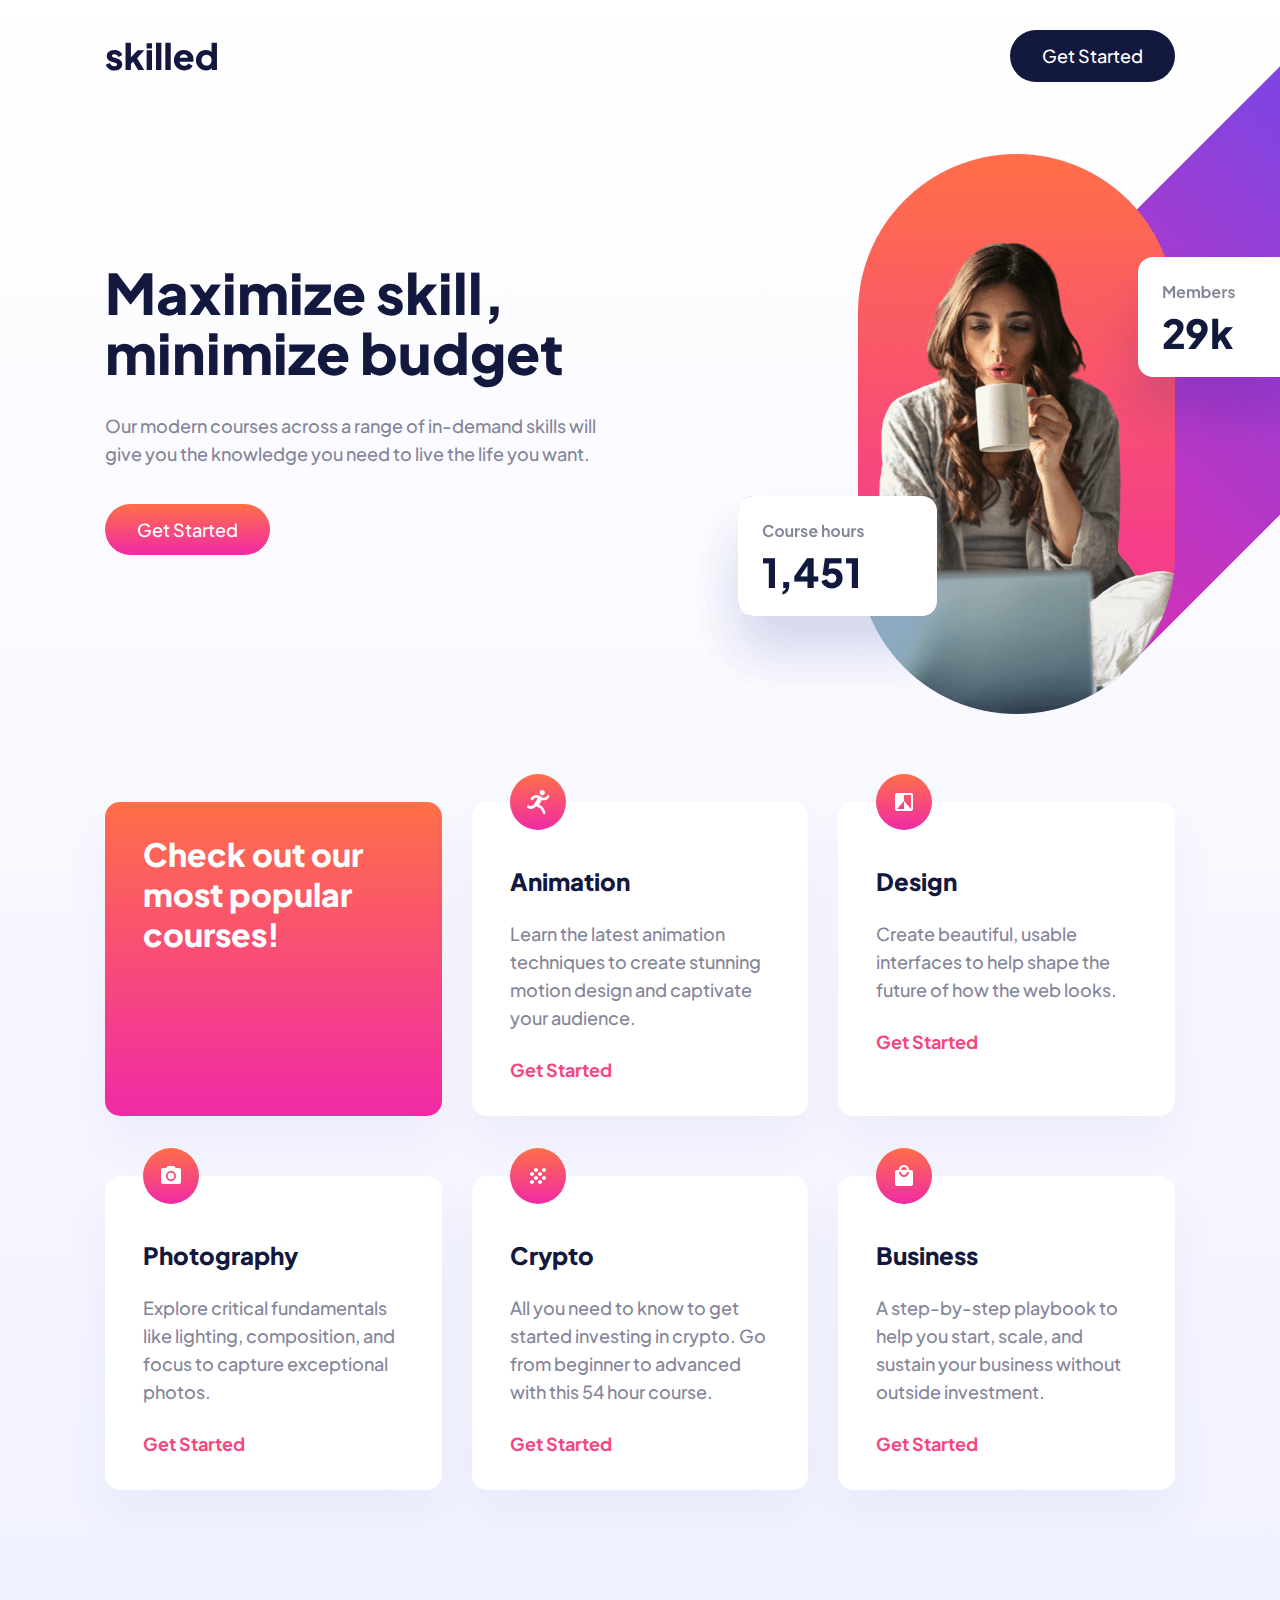
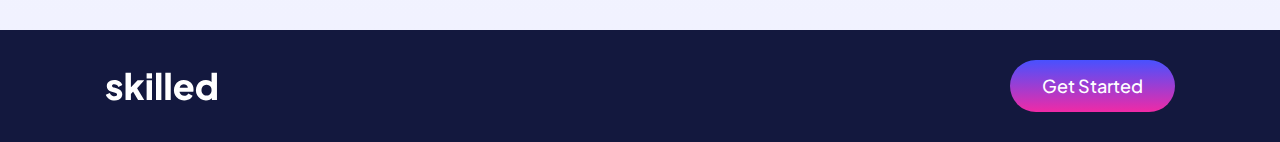
<file: index.html>
<!DOCTYPE html>
<html lang="en">

<head>
  <meta charset="UTF-8">
  <meta http-equiv="X-UA-Compatible" content="IE=edge">
  <meta name="viewport" content="width=device-width, initial-scale=1.0, viewport-fit=cover">

  <title>Skilled e-Learning Landing Page | correlucas</title>

  <link rel="icon" href="./assets/favicon-32x32.png" type="image/x-icon">

  <link rel="stylesheet" href="./style.css">
</head>

<body>
  <!-- wrapper -->
  <div class="wrapper">
    <!-- header -->


    <main>
      <section class="hero">
        <header class="container padding-inline-20">
          <svg class="logo" xmlns="http://www.w3.org/2000/svg" width="112" height="29">
            <path d="M9.684 28.432c-2.16 0-4.038-.51-5.634-1.53S1.368 24.508.792 22.78l3.96-1.872c.504 1.056 1.188 1.884 2.052 2.484.864.6 1.824.9 2.88.9.768 0 1.356-.156 1.764-.468.408-.312.612-.744.612-1.296 0-.288-.072-.534-.216-.738-.144-.204-.36-.39-.648-.558a4.593 4.593 0 0 0-1.08-.432l-3.348-.936C5.16 19.408 3.924 18.67 3.06 17.65c-.864-1.02-1.296-2.226-1.296-3.618 0-1.224.312-2.292.936-3.204.624-.912 1.5-1.626 2.628-2.142 1.128-.516 2.424-.774 3.888-.774 1.92 0 3.606.45 5.058 1.35 1.452.9 2.478 2.166 3.078 3.798l-3.996 1.872c-.288-.816-.81-1.47-1.566-1.962s-1.614-.738-2.574-.738c-.696 0-1.242.144-1.638.432-.396.288-.594.684-.594 1.188 0 .264.072.504.216.72.144.216.378.408.702.576.324.168.726.324 1.206.468l3.132.936c1.632.48 2.88 1.206 3.744 2.178.864.972 1.296 2.166 1.296 3.582 0 1.224-.318 2.292-.954 3.204-.636.912-1.518 1.626-2.646 2.142s-2.46.774-3.996.774ZM20.52 28V.748h5.4v17.46l-2.016-.648 8.676-9.216h6.66l-7.128 7.92L39.204 28h-6.12l-5.94-9.972 3.132-.792-6.012 6.552 1.656-3.132V28zm21.096 0V8.344h5.4V28h-5.4Zm0-21.42v-5.4h5.4v5.4h-5.4ZM50.976 28V.748h5.4V28zm9.36 0V.748h5.4V28zm18.828.432c-2.088 0-3.9-.462-5.436-1.386a9.578 9.578 0 0 1-3.564-3.726c-.84-1.56-1.26-3.288-1.26-5.184 0-1.968.438-3.72 1.314-5.256a9.821 9.821 0 0 1 3.546-3.636c1.488-.888 3.168-1.332 5.04-1.332 1.56 0 2.94.246 4.14.738 1.2.492 2.214 1.182 3.042 2.07a9.115 9.115 0 0 1 1.89 3.078c.432 1.164.648 2.43.648 3.798 0 .384-.018.762-.054 1.134-.036.372-.102.69-.198.954H73.548v-3.96h11.664l-2.556 1.872c.24-1.032.228-1.95-.036-2.754s-.726-1.44-1.386-1.908c-.66-.468-1.47-.702-2.43-.702-.936 0-1.74.228-2.412.684-.672.456-1.176 1.128-1.512 2.016-.336.888-.468 1.968-.396 3.24-.096 1.104.036 2.076.396 2.916.36.84.912 1.494 1.656 1.962.744.468 1.644.702 2.7.702.96 0 1.782-.192 2.466-.576a4.147 4.147 0 0 0 1.602-1.584l4.32 2.052c-.384.96-.99 1.8-1.818 2.52-.828.72-1.806 1.278-2.934 1.674-1.128.396-2.364.594-3.708.594Zm21.78 0c-1.92 0-3.636-.456-5.148-1.368a9.932 9.932 0 0 1-3.582-3.708c-.876-1.56-1.314-3.288-1.314-5.184 0-1.92.444-3.654 1.332-5.202a10.112 10.112 0 0 1 3.6-3.69c1.512-.912 3.204-1.368 5.076-1.368 1.44 0 2.718.27 3.834.81s1.998 1.302 2.646 2.286l-.828 1.08V.748h5.4V28h-5.04v-3.6l.504 1.116c-.672.96-1.584 1.686-2.736 2.178-1.152.492-2.4.738-3.744.738Zm.648-4.86c.984 0 1.848-.228 2.592-.684a4.715 4.715 0 0 0 1.746-1.908c.42-.816.63-1.752.63-2.808 0-1.056-.21-1.992-.63-2.808a4.715 4.715 0 0 0-1.746-1.908c-.744-.456-1.608-.684-2.592-.684s-1.866.234-2.646.702a4.877 4.877 0 0 0-1.818 1.908c-.432.804-.648 1.734-.648 2.79s.216 1.992.648 2.808a4.721 4.721 0 0 0 1.818 1.908c.78.456 1.662.684 2.646.684Z" />
          </svg>
          <a class="btn btn-1" href="">Get Started</a>
        </header>
        <div class="container padding-inline-20">
          <div class="hero-heading">
            <h1 class="heading-xl padding-bottom-30">Maximize skill,
              minimize budget</h1>
            <p class="body-m padding-bottom-50 ">Our modern courses across a range of in-demand skills will give you the knowledge you need to live the life you want.</p>
            <a class="btn btn-3" href="#">Get Started</a>
          </div>




          <picture class="hero-img">
            <source media="(max-width: 640px)" srcset="./assets/image-hero-mobile.png">
            <source class="hero-tablet" media="(max-width: 1200px)" srcset="./assets/image-hero-tablet.png">
            <img src="./assets/image-hero-desktop.png" alt="image hero">
          </picture>
        </div>
      </section>

      <section class="container features padding-inline-20" aria-label="features">
        <div class="gradient card-hover">
          <h2 class="heading-m">Check out our most popular courses!</h2>
        </div>

        <div class="card">
          <img src="./assets/icon-animation.svg" alt="animation icon">
          <h3 class="heading-s padding-bottom-24">Animation</h3>
          <p class="body-m padding-bottom-24">Learn the latest animation techniques to create stunning motion design and captivate your audience.</p>
          <a class="link" href="#">Get Started</a>
        </div>

        <div class="card">
          <img src="./assets/icon-design.svg" alt="design icon">
          <h3 class="heading-s padding-bottom-24">Design</h3>
          <p class="body-m padding-bottom-24">Create beautiful, usable interfaces to help shape the future of how the web looks.</p>
          <a class="link" href="#">Get Started</a>
        </div>

        <div class="card">
          <img src="./assets/icon-photography.svg" alt="design icon">
          <h3 class="heading-s padding-bottom-24">Photography</h3>
          <p class="body-m padding-bottom-24">Explore critical fundamentals like lighting, composition, and focus to capture exceptional photos.</p>
          <a class="link" href="#">Get Started</a>
        </div>

        <div class="card">
          <img src="./assets/icon-crypto.svg" alt="design icon">
          <h3 class="heading-s padding-bottom-24">Crypto</h3>
          <p class="body-m padding-bottom-24">All you need to know to get started investing in crypto. Go from beginner to advanced with this 54 hour course.</p>
          <a class="link" href="#">Get Started</a>
        </div>

        <div class="card">
          <img src="./assets/icon-business.svg" alt="design icon">
          <h3 class="heading-s padding-bottom-24">Business</h3>
          <p class="body-m padding-bottom-24">A step-by-step playbook to help you start, scale, and sustain your business without outside investment.</p>
          <a class="link" href="#">Get Started</a>
        </div>
      </section>
    </main>


    <footer>
      <div class="container ">
        <div class="footer-wrapper padding-inline-20">
          <svg class="logo-footer" xmlns="http://www.w3.org/2000/svg" width="112" height="29">
            <path d="M9.684 28.432c-2.16 0-4.038-.51-5.634-1.53S1.368 24.508.792 22.78l3.96-1.872c.504 1.056 1.188 1.884 2.052 2.484.864.6 1.824.9 2.88.9.768 0 1.356-.156 1.764-.468.408-.312.612-.744.612-1.296 0-.288-.072-.534-.216-.738-.144-.204-.36-.39-.648-.558a4.593 4.593 0 0 0-1.08-.432l-3.348-.936C5.16 19.408 3.924 18.67 3.06 17.65c-.864-1.02-1.296-2.226-1.296-3.618 0-1.224.312-2.292.936-3.204.624-.912 1.5-1.626 2.628-2.142 1.128-.516 2.424-.774 3.888-.774 1.92 0 3.606.45 5.058 1.35 1.452.9 2.478 2.166 3.078 3.798l-3.996 1.872c-.288-.816-.81-1.47-1.566-1.962s-1.614-.738-2.574-.738c-.696 0-1.242.144-1.638.432-.396.288-.594.684-.594 1.188 0 .264.072.504.216.72.144.216.378.408.702.576.324.168.726.324 1.206.468l3.132.936c1.632.48 2.88 1.206 3.744 2.178.864.972 1.296 2.166 1.296 3.582 0 1.224-.318 2.292-.954 3.204-.636.912-1.518 1.626-2.646 2.142s-2.46.774-3.996.774ZM20.52 28V.748h5.4v17.46l-2.016-.648 8.676-9.216h6.66l-7.128 7.92L39.204 28h-6.12l-5.94-9.972 3.132-.792-6.012 6.552 1.656-3.132V28zm21.096 0V8.344h5.4V28h-5.4Zm0-21.42v-5.4h5.4v5.4h-5.4ZM50.976 28V.748h5.4V28zm9.36 0V.748h5.4V28zm18.828.432c-2.088 0-3.9-.462-5.436-1.386a9.578 9.578 0 0 1-3.564-3.726c-.84-1.56-1.26-3.288-1.26-5.184 0-1.968.438-3.72 1.314-5.256a9.821 9.821 0 0 1 3.546-3.636c1.488-.888 3.168-1.332 5.04-1.332 1.56 0 2.94.246 4.14.738 1.2.492 2.214 1.182 3.042 2.07a9.115 9.115 0 0 1 1.89 3.078c.432 1.164.648 2.43.648 3.798 0 .384-.018.762-.054 1.134-.036.372-.102.69-.198.954H73.548v-3.96h11.664l-2.556 1.872c.24-1.032.228-1.95-.036-2.754s-.726-1.44-1.386-1.908c-.66-.468-1.47-.702-2.43-.702-.936 0-1.74.228-2.412.684-.672.456-1.176 1.128-1.512 2.016-.336.888-.468 1.968-.396 3.24-.096 1.104.036 2.076.396 2.916.36.84.912 1.494 1.656 1.962.744.468 1.644.702 2.7.702.96 0 1.782-.192 2.466-.576a4.147 4.147 0 0 0 1.602-1.584l4.32 2.052c-.384.96-.99 1.8-1.818 2.52-.828.72-1.806 1.278-2.934 1.674-1.128.396-2.364.594-3.708.594Zm21.78 0c-1.92 0-3.636-.456-5.148-1.368a9.932 9.932 0 0 1-3.582-3.708c-.876-1.56-1.314-3.288-1.314-5.184 0-1.92.444-3.654 1.332-5.202a10.112 10.112 0 0 1 3.6-3.69c1.512-.912 3.204-1.368 5.076-1.368 1.44 0 2.718.27 3.834.81s1.998 1.302 2.646 2.286l-.828 1.08V.748h5.4V28h-5.04v-3.6l.504 1.116c-.672.96-1.584 1.686-2.736 2.178-1.152.492-2.4.738-3.744.738Zm.648-4.86c.984 0 1.848-.228 2.592-.684a4.715 4.715 0 0 0 1.746-1.908c.42-.816.63-1.752.63-2.808 0-1.056-.21-1.992-.63-2.808a4.715 4.715 0 0 0-1.746-1.908c-.744-.456-1.608-.684-2.592-.684s-1.866.234-2.646.702a4.877 4.877 0 0 0-1.818 1.908c-.432.804-.648 1.734-.648 2.79s.216 1.992.648 2.808a4.721 4.721 0 0 0 1.818 1.908c.78.456 1.662.684 2.646.684Z" />
          </svg>
          <a class="btn btn-2" href="">Get Started</a>
        </div>
      </div>
    </footer>
</body>


</html>
</file>
<file: style.css>
@import url('https://fonts.googleapis.com/css2?family=Plus+Jakarta+Sans:wght@400;500;700;800&display=swap');

* {
  margin: 0;
  padding: 0;
  text-decoration: 0;
  box-sizing: border-box;
  font-size: 16px;
  transition: all ease 0.2s;
}

/* A elements that don't have a class get default styles */
a:not([class]) {
  text-decoration-skip-ink: auto;
}

/* Make images easier to work with */
img {
  max-width: 100%;
  display: block;
  line-height: 0;
}

picture {
  width: 100%;
}

/* Inherit fonts for inputs and buttons */
input,
button,
textarea,
select {
  font: inherit;
}


/* remove all button styles */
button {
  all: unset;
  cursor: pointer;
}

/* colors  */
:root {
  /* primary */
  --dark-blue: hsla(234, 53%, 16%, 1);
  --pink: hsla(341, 92%, 62%, 1);
  --light-pink: hsla(341, 100%, 83%, 1);
  --purple: hsla(261, 75%, 58%, 1);
  /* neutral */
  --gray: hsla(233, 10%, 56%, 1);
  --blue-gray: hsla(234, 25%, 52%, 1);
  --white: hsla(0, 0%, 100%, 1);
}

/* typography + buttons + paddings */

.heading-xl {
  font: 800 3.5rem/3.75rem 'Plus Jakarta Sans', sans-serif;
  color: var(--dark-blue);
}

.heading-l {
  font: 800 2.5rem/3.125rem 'Plus Jakarta Sans', sans-serif;
  color: var(--dark-blue);
}

.heading-m {
  font: 800 2rem/2.5rem 'Plus Jakarta Sans', sans-serif;
  color: var(--dark-blue);
}

.heading-s {
  font: 800 1.5rem/1.875rem 'Plus Jakarta Sans', sans-serif;
  color: var(--dark-blue);
}

.body-m {
  font: 500 1.125rem/1.75rem 'Plus Jakarta Sans', sans-serif;
  color: var(--gray);
}

.body-s {
  font: 700 1rem/1.75rem 'Plus Jakarta Sans', sans-serif;
  color: var(--gray);
}

.link {
  font: 700 1.125rem/1.75rem 'Plus Jakarta Sans', sans-serif;
  color:
    var(--pink);
}

.margin-top-card-50 {
  margin-top: 3.125rem;
}

.padding-bottom-24 {
  padding-bottom: 1.5rem;
}

.padding-bottom-30 {
  padding-bottom: 1.875rem;
}

.padding-bottom-50 {
  padding-bottom: 3.125rem;
}


.btn {
  font: 500 1.125rem/1.5rem 'Plus Jakarta Sans', sans-serif;
  padding: 0.875rem 2rem;
  border-radius: 3.125rem;
  color: var(--white);
  transition: all ease 0.3s;
}

a {
  color: var(--white);
}

.btn-1 {
  background-color: var(--dark-blue);
}

.btn-2 {
  background: linear-gradient(180deg, #4851FF 0%, #F02AA6 99.92%);
}

.btn-3 {
  background: linear-gradient(180deg, #FF6F48 0.04%, #F02AA6 100%);
}

/* *** */

body {
  line-height: 1.3;
  text-rendering: optimizeSpeed;
  font-family: 'Plus Jakarta Sans', sans-serif;
  background: linear-gradient(180deg, #FFFFFF 0%, #F0F1FF 100%);
}

/* header */

header {
  display: flex;
  align-items: center;
  justify-content: space-between;
  padding-top: 1.875rem;
  padding-bottom: 11.25rem;
}

.logo {
  fill: var(--dark-blue);
}

.logo-footer {
  fill: var(--white);
}

/* container */
.container {
  margin: 0 auto;
  max-width: 69.375rem;
}

.padding-inline-20 {
  padding-inline: 1.25rem;
}

.margin-inside {
  padding: 0 2.5rem;
}


/* hero */

.hero {
  position: relative;
  overflow: hidden;
  gap: 1.25rem;
  padding-bottom: 16.25rem;
}


.hero-heading {
  max-width: 31.25rem;
}

.hero-img {
  position: absolute;
  left: 53.4%;
  top: -20%;
  z-index: -1;
}


/* card */

.features {
  display: grid;
  grid-template-columns: repeat(3, 1fr);
  gap: 1.875rem;
  row-gap: 3.75rem;
  padding-bottom: 8.75rem;
}

.card,
.card-hover {
  position: relative;
  border-radius: 0.9375rem;
  background-color: var(--white);
  padding: 2rem 2.375rem;
  box-shadow: 0rem 1.5625rem 3.125rem rgba(6, 22, 141, 0.0442381);
  transition: ease-in-out 0.3s;
}

.gradient {
  background: linear-gradient(180deg, #FF6F48 0%, #F02AA6 100%);
}

.card img {
  height: 3.5rem;
  position: absolute;
  margin-top: -3.75rem;
}

.card .heading-s {
  padding-top: 2rem;
}

.card-hover .heading-m {
  color: var(--white);
}

/* footer */

footer {
  background-color: var(--dark-blue);
}

.footer-wrapper {
  display: flex;
  align-items: center;
  justify-content: space-between;
  padding-block: 1.875rem;
}

/* hover states */
@media (hover:hover) {

  .card:hover {
    box-shadow: 0rem 1.5625rem 3.125rem rgba(38, 22, 96, 0.25);
    transition: ease-in-out 0.3s;
    transform: scale(1.03);
  }

  .card img {
    transition: all cubic-bezier(0.075, 0.82, 0.165, 1) 0.7s;
  }

  .card img:hover {
    transform: rotate(360deg);
    transition: ease-in-out 0.5s;
  }

  /* card icon affects card text */
  .card img:hover~h3 {
    background: linear-gradient(180deg, #FF6F48 0%, #F02AA6 100%);
    -webkit-background-clip: text;
    -webkit-text-fill-color: transparent;
    background-clip: text;
    text-fill-color: transparent;
    transition: ease-in-out 0.5s;
  }

  .card img:hover~a,
  .card h3:hover {
    color: var(--pink);
    transition: ease-in-out 0.5s;
  }

  .card img:hover~p {
    opacity: 0.75;
    transition: ease-in-out 0.5s;
  }

  /* *** */

  /* card-hover photo + scale */
  .card-hover:hover~.card {
    transform: scale(0.95);
    filter: hue-rotate(-60deg);
    transition: all ease-in-out 0.5s;
  }

  .card-hover {
    transition: all ease-in-out 0.5s;
  }

  .card-hover:hover {
    transition: all ease-in-out 0.5s;
    background-repeat: no-repeat;
    background-position: right;
    background-size: cover;
    background-image: url(./assets/card-photo.png);
    box-shadow: 0rem 1.5625rem 3.125rem rgba(255, 233, 240, 0.25);
  }

  .card:hover {
    background-color: rgba(255, 255, 255, 0.5);
  }

  /* *** */

  .btn:hover,
  .btn-1:hover,
  .link:hover {
    opacity: 0.75;
    transition: all ease 0.3s;
  }

  .logo:hover,
  .logo-footer:hover {
    fill: var(--pink);
  }
}




@media (max-width: 75rem) {

  .hero-img {
    position: absolute;
    left: 59.5%;
    top: -10%;
  }

  .hero-img img {
    width: 70%;
  }

  .features {
    grid-template-columns: repeat(2, 1fr);
  }

  .card-hover:hover {
    background-size: cover;
    background-position: right;
    background-image: url(./assets/card-photo-tablet.png);
  }

  .card-hover:hover~.card {
    transform: scale(1);
    filter: hue-rotate(-60deg);
    transition: all ease-in-out 0.5s;
  }
}


@media (max-width: 50rem) {
  .heading-xl {
    font: 800 2.5rem/2.75rem 'Plus Jakarta Sans', sans-serif;
  }

  .body-m {
    font: 500 1rem/1.5rem 'Plus Jakarta Sans', sans-serif;
  }

  .hero-heading {
    max-width: 23.75rem;
  }

  .hero-img {
    position: absolute;
    left: 44%;
    top: -10%;
  }

  .hero-img img {
    width: 100%;
  }

  .features {
    gap: 1rem;
    row-gap: 3.125rem;
  }

}

@media (max-width: 40rem) {

  .container {
    margin: 0;
  }

  header {
    padding-bottom: 2.5rem;
  }

  .hero {
    overflow: unset;
    flex-direction: column;
    padding-top: 1.875rem;
    gap: 2.5rem;
    padding-bottom: 0.625rem;
  }

  .heading-xl {
    font: 800 2.5rem/2.75rem 'Plus Jakarta Sans', sans-serif;
  }

  .padding-bottom-30,
  .padding-bottom-50 {
    padding-bottom: 1.75rem;
  }

  .hero-img {
    position: initial;
  }

  .hero-img img {
    margin: 0 auto;
  }

  .hero-heading {
    max-width: 100%;
  }

  .features {
    grid-template-columns: 1fr;
    gap: 3.125rem;
    padding-bottom: 3.75rem;
  }

  .card {
    padding: 1rem 2rem;
  }

  .card img {
    height: 3.125rem;
    position: absolute;
    margin-top: -2.5rem;
  }

  .card-hover:hover {
    background: linear-gradient(180deg, #FF6F48 0.04%, #F02AA6 100%);
  }

  .card-hover:hover~.card {
    transform: unset;
    filter: unset;
  }

  .btn,
  .btn-1,
  .btn-2,
  .btn-3 {
    font: 500 0.9375rem/1.5rem 'Plus Jakarta Sans', sans-serif;
    padding: 0.5rem 1.5rem;
  }

}

*/
</file>
